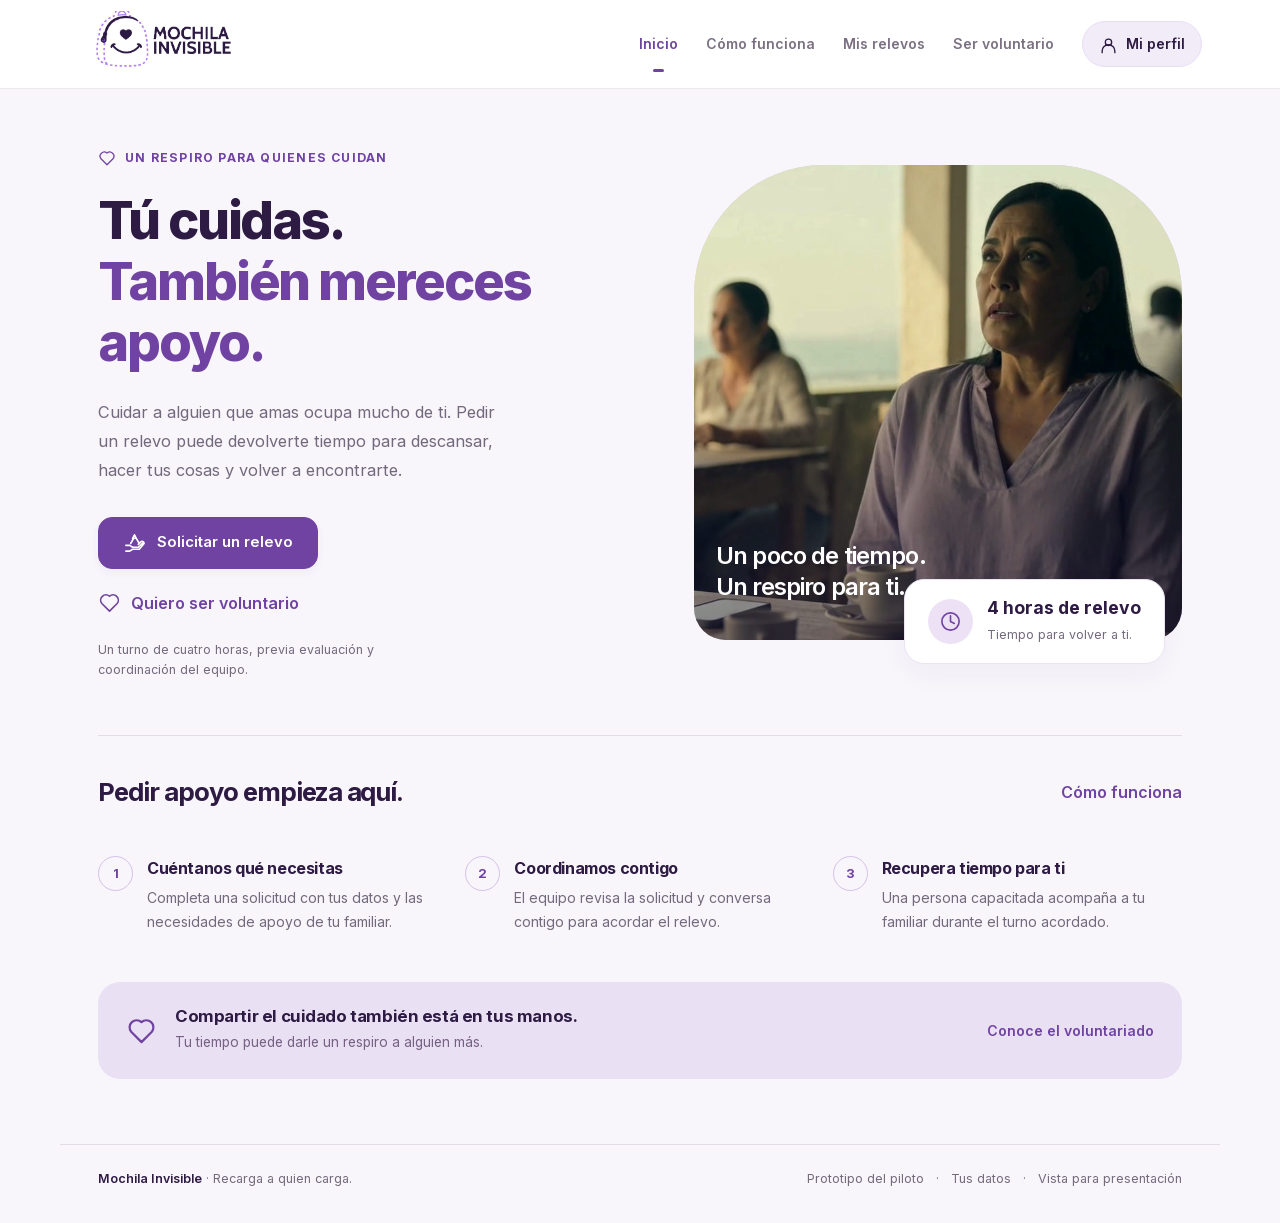
<file: index.html>
<!doctype html>
<html lang="es">
<head>
  <meta charset="utf-8">
  <meta name="viewport" content="width=device-width, initial-scale=1, viewport-fit=cover">
  <meta name="theme-color" content="#6b3f9e">
  <meta name="description" content="Mochila Invisible. Un espacio para pedir un relevo, compartir el cuidado y recuperar tiempo para ti.">
  <title>Mochila Invisible · Un respiro para quienes cuidan</title>
  <link rel="stylesheet" href="styles.css">
  <script src="config.js" defer></script>
  <script src="app.js" defer></script>
</head>
<body>
  <a class="skip-link" href="#main">Ir al contenido</a>
  <header class="header">
    <div class="header-inner">
      <button class="icon-button menu-button" id="menu-button" aria-label="Abrir menú" aria-expanded="false" aria-controls="site-menu" data-action="menu"></button>
      <a class="brand" href="#inicio" aria-label="Mochila Invisible, inicio"><span class="brand-art" role="img" aria-label="Mochila Invisible"></span></a>
      <nav class="desktop-nav" aria-label="Navegación principal">
        <a href="#inicio" data-route="inicio">Inicio</a>
        <a href="#como-funciona" data-route="como-funciona">Cómo funciona</a>
        <a href="#mis-relevos" data-route="mis-relevos">Mis relevos</a>
        <a href="#voluntariado" data-route="voluntariado">Ser voluntario</a>
      </nav>
      <a class="profile-button" href="#perfil" aria-label="Mi perfil"><span data-icon="user"></span><span class="profile-label">Mi perfil</span></a>
    </div>
    <nav id="site-menu" class="site-menu" aria-label="Menú" hidden>
      <a href="#como-funciona">Cómo funciona</a><a href="#solicitar">Solicitar un relevo</a>
      <a href="#voluntariado">Ser voluntario</a><a href="#mis-relevos">Mis relevos</a>
      <a href="#perfil">Mi perfil y preferencias</a><a href="#sobre-el-piloto">Sobre el piloto</a>
    </nav>
  </header>
  <main id="main" tabindex="-1"></main>
  <footer class="footer">
    <p><strong>Mochila Invisible</strong> · Recarga a quien carga.</p>
    <div><a href="#sobre-el-piloto">Prototipo del piloto</a><span>·</span><a href="#privacidad">Tus datos</a><span>·</span><a href="materiales.html">Vista para presentación</a></div>
  </footer>
  <nav class="bottom-nav" aria-label="Navegación móvil">
    <a href="#inicio" data-route="inicio"><span data-icon="home"></span><span>Inicio</span></a>
    <a href="#mis-relevos" data-route="mis-relevos"><span data-icon="exchange"></span><span>Mis relevos</span></a>
    <a href="#perfil" data-route="perfil"><span data-icon="user"></span><span>Mi perfil</span></a>
  </nav>
  <div id="toast" class="toast" role="status" aria-live="polite" hidden></div>
  <dialog id="confirmation" class="dialog">
    <h2 id="confirmation-title">¿Continuar?</h2><p id="confirmation-copy"></p>
    <div class="button-row"><button class="button secondary" id="confirmation-cancel">Volver</button><button class="button" id="confirmation-accept">Confirmar</button></div>
  </dialog>
  <noscript><p class="noscript">Activa JavaScript para probar los formularios y el seguimiento de solicitudes.</p></noscript>
</body>
</html>
</file>
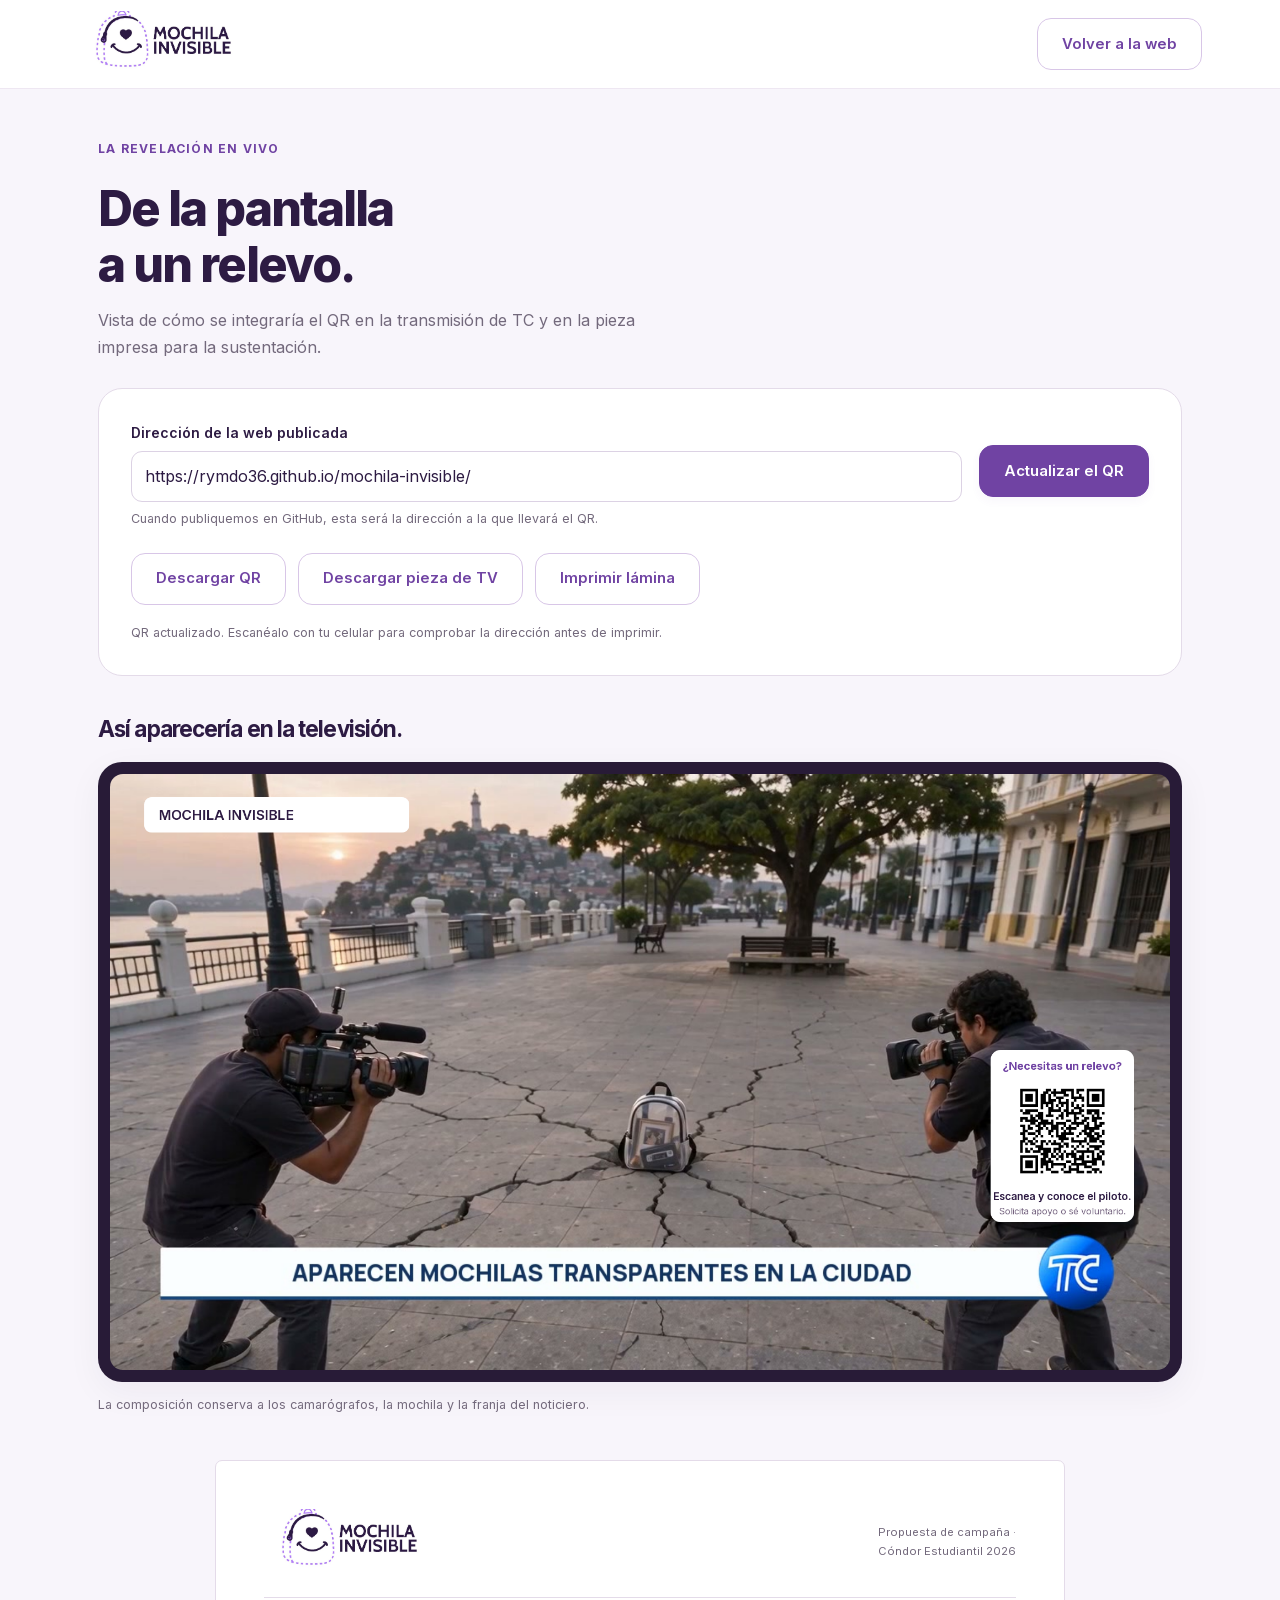
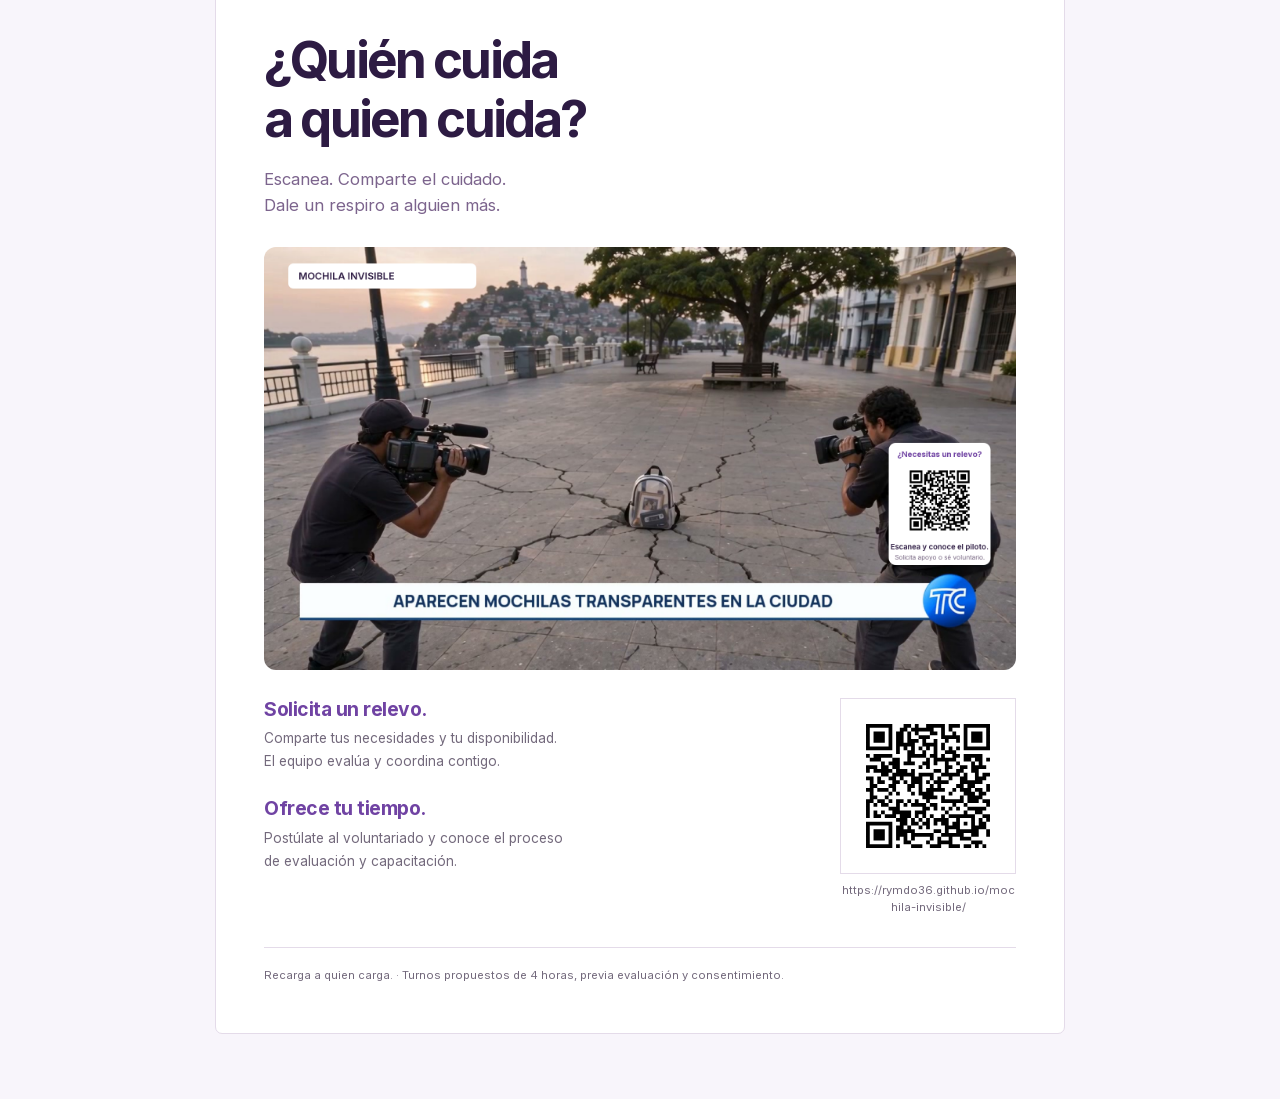
<file: materiales.html>
<!doctype html>
<html lang="es">
<head>
  <meta charset="utf-8"><meta name="viewport" content="width=device-width,initial-scale=1">
  <meta name="theme-color" content="#7043a3"><title>Mochila Invisible · QR en televisión</title>
  <link rel="stylesheet" href="styles.css"><link rel="stylesheet" href="materiales.css">
  <script src="config.js" defer></script><script src="vendor/qrcode.min.js" defer></script><script src="assets/noticiero-data.js" defer></script><script src="materiales.js" defer></script>
</head>
<body class="materials-body">
  <header class="header"><div class="header-inner"><a class="brand" href="index.html"><span class="brand-art" role="img" aria-label="Mochila Invisible"></span></a><a class="button secondary" href="index.html">Volver a la web</a></div></header>
  <main class="page materials-page"><div class="page-intro"><div class="eyebrow">La revelación en vivo</div><h1>De la pantalla<br>a un relevo.</h1><p>Vista de cómo se integraría el QR en la transmisión de TC y en la pieza impresa para la sustentación.</p></div>
    <section class="panel qr-controls"><form id="qr-form"><div class="field"><label for="public-url">Dirección de la web publicada</label><input type="url" id="public-url" name="public-url" placeholder="https://tu-usuario.github.io/mochila-invisible/" required autocomplete="url"><small>Cuando publiquemos en GitHub, esta será la dirección a la que llevará el QR.</small></div><button class="button" type="submit">Actualizar el QR</button></form><p class="validation" id="qr-error" role="alert" hidden></p><div class="button-row"><button id="download-qr" class="button secondary" disabled>Descargar QR</button><button id="download-tv" class="button secondary" disabled>Descargar pieza de TV</button><button id="print-sheet" class="button secondary">Imprimir lámina</button></div><p class="input-hint" id="qr-status" role="status">El QR definitivo estará disponible al configurar la dirección publicada.</p></section>
    <section class="television-preview"><h2>Así aparecería en la televisión.</h2><div class="tv-wrapper"><canvas id="tv-preview" width="1920" height="1080" aria-label="Muestra de la cobertura de TC con un recuadro para escanear el QR"></canvas></div><p class="input-hint">La composición conserva a los camarógrafos, la mochila y la franja del noticiero.</p></section>
    <section class="print-sheet" id="print-sheet-content"><div class="sheet-brand"><span class="brand-art" role="img" aria-label="Mochila Invisible"></span><span>Propuesta de campaña · Cóndor Estudiantil 2026</span></div><h2>¿Quién cuida<br>a quien cuida?</h2><p class="sheet-lead">Escanea. Comparte el cuidado.<br>Dale un respiro a alguien más.</p><img id="tv-print" alt="Aplicación del QR en la cobertura propuesta de TC Televisión"><div class="sheet-bottom"><div><h3>Solicita un relevo.</h3><p>Comparte tus necesidades y tu disponibilidad.<br>El equipo evalúa y coordina contigo.</p><h3 style="margin-top:24px">Ofrece tu tiempo.</h3><p>Postúlate al voluntariado y conoce el proceso<br>de evaluación y capacitación.</p></div><div class="print-qr"><div id="qr-print"></div><p id="qr-url">QR pendiente de publicación</p></div></div><p class="sheet-foot">Recarga a quien carga. · Turnos propuestos de 4 horas, previa evaluación y consentimiento.</p></section>
  </main>
</body>
</html>
</file>
<file: styles.css>
@font-face{font-family:Inter;src:url('assets/inter-400.woff2') format('woff2');font-weight:400;font-display:swap}
@font-face{font-family:Inter;src:url('assets/inter-600.woff2') format('woff2');font-weight:600;font-display:swap}
@font-face{font-family:Inter;src:url('assets/inter-700.woff2') format('woff2');font-weight:700;font-display:swap}
@font-face{font-family:Inter;src:url('assets/inter-800.woff2') format('woff2');font-weight:800;font-display:swap}
:root{--ink:#2d1b43;--purple:#7043a3;--deep:#4e2c77;--lavender:#ece1f5;--pale:#f8f5fb;--muted:#73697c;--line:#e4dbe9;--white:#fff;--cream:#f7edda;--success:#396b59;--radius:24px;color-scheme:light}
*{box-sizing:border-box}html{scroll-behavior:smooth;scroll-padding-top:90px}body{margin:0;color:var(--ink);background:var(--pale);font-family:Inter,Arial,sans-serif;font-size:16px;line-height:1.65;-webkit-font-smoothing:antialiased}button,input,select,textarea{font:inherit}button,a,input,select,textarea{-webkit-tap-highlight-color:transparent}button,a{touch-action:manipulation}button{cursor:pointer}a{color:inherit}button:disabled{cursor:not-allowed;opacity:.45}a,button{outline-offset:5px}a:focus-visible,button:focus-visible,input:focus-visible,select:focus-visible,textarea:focus-visible{outline:3px solid #ad83d5;outline-offset:3px}button{color:inherit}svg.icon{width:23px;height:23px;stroke:currentColor;fill:none;stroke-width:1.7;stroke-linecap:round;stroke-linejoin:round;vertical-align:middle;flex-shrink:0}h1,h2,h3,p{margin:0}h1,h2,h3{line-height:1.16;letter-spacing:-.04em}h1{font-size:clamp(2.4rem,4.6vw,4.3rem);font-weight:800}h2{font-size:clamp(1.65rem,2.8vw,2.2rem);font-weight:700}h3{font-size:1.15rem;letter-spacing:-.025em}p+p{margin-top:14px}img{max-width:100%;display:block}small{font-size:.875rem}.skip-link{position:fixed;top:-100px;left:15px;z-index:80;padding:12px;background:white}.skip-link:focus{top:10px}.header{background:#ffffffed;border-bottom:1px solid #eee7f2;position:sticky;top:0;z-index:30;backdrop-filter:blur(18px)}.header-inner{height:88px;max-width:1200px;margin:auto;padding:0 38px;display:flex;align-items:center;gap:28px}.brand{display:flex;align-items:center;text-decoration:none;margin-right:auto}.brand-art{display:block;background:url('assets/logo-variantes.png') no-repeat 50% 0;background-size:100% auto;width:178px;height:66px;mix-blend-mode:multiply}.desktop-nav{display:flex;gap:28px;align-items:center;font-size:.875rem;font-weight:600}.desktop-nav a{text-decoration:none;color:#7b7182;position:relative;padding:31px 0}.desktop-nav a.active{color:var(--purple)}.desktop-nav a.active:after{content:'';position:absolute;bottom:15px;left:35%;right:35%;height:3px;border-radius:3px;background:var(--purple)}.profile-button{display:flex;align-items:center;gap:8px;background:#f2ebf8;border:1px solid #e9ddf3;border-radius:30px;padding:10px 16px;text-decoration:none;font-size:.875rem;font-weight:600}.profile-button svg{width:19px;height:19px}.icon-button{border:1px solid var(--line);background:var(--white);width:46px;height:46px;border-radius:50%;display:inline-flex;align-items:center;justify-content:center;text-decoration:none}.menu-button{display:none}.site-menu{position:absolute;top:100%;left:18px;right:18px;max-width:360px;background:white;border:1px solid var(--line);border-radius:18px;padding:10px;box-shadow:0 14px 40px #2d1b431a}.site-menu a{display:block;padding:12px 16px;border-radius:10px;text-decoration:none;font-weight:600}.site-menu a:hover{background:var(--pale)}main{min-height:70vh}.page{max-width:1160px;padding:50px 38px 65px;margin:auto;animation:appear .25s ease}.hero{display:grid;grid-template-columns:1.06fr 1fr;align-items:center;gap:62px;padding:3px 0 55px}.eyebrow{display:flex;align-items:center;gap:9px;color:var(--purple);font-size:.76rem;font-weight:700;letter-spacing:.10em;text-transform:uppercase;margin-bottom:22px}.eyebrow svg{width:18px;height:18px}.hero h1{max-width:550px}.hero h1 span{color:var(--purple)}.hero-copy>p{color:var(--muted);font-size:1.02rem;max-width:410px;margin-top:25px;line-height:1.8}.hero-actions{margin-top:31px;display:flex;flex-direction:column;align-items:flex-start;gap:13px}.button{display:inline-flex;align-items:center;justify-content:center;gap:11px;min-height:52px;padding:13px 24px;border-radius:14px;border:1px solid var(--purple);background:var(--purple);color:white;text-decoration:none;font-weight:600;font-size:.93rem;line-height:1.4;transition:background .15s,transform .15s;box-shadow:0 4px 10px #7043a30c}.button:hover{background:var(--deep);border-color:var(--deep);transform:translateY(-1px)}.button.secondary{color:var(--purple);background:transparent;border-color:#d8c6e7;box-shadow:none}.button.secondary:hover{background:var(--lavender)}.button.cream{background:var(--cream);color:var(--deep);border-color:var(--cream)}.text-button{border:0;background:transparent;color:var(--purple);text-decoration:underline;text-underline-offset:4px;padding:8px 0;font-size:.93rem;font-weight:600}.link-button{color:var(--purple);font-weight:600;text-decoration:none;padding:8px 0;display:inline-flex;align-items:center;gap:10px}.hero-note{font-size:.78rem!important;line-height:1.6!important;color:var(--muted)!important;margin-top:16px!important;max-width:320px!important}.hero-visual{position:relative;padding-bottom:24px}.hero-image{height:470px;position:relative;border-radius:130px 130px 32px 32px;overflow:hidden;background:#d8c9e6}.hero-image img{width:100%;height:100%;object-fit:cover;object-position:68% 50%}.hero-image:after{content:'';position:absolute;inset:0;background:linear-gradient(0deg,#2d1b4366,transparent 60%)}.hero-caption{position:absolute;left:30px;bottom:61px;color:white;max-width:220px;font-size:1.5rem;font-weight:600;line-height:1.3;letter-spacing:-.035em}.hours-tag{position:absolute;bottom:0;right:17px;display:flex;gap:14px;align-items:center;background:#fff;box-shadow:0 10px 28px #4025550b;border:1px solid #ebe3f2;border-radius:20px;padding:16px 23px}.hours-tag>span:first-child{width:45px;height:45px;border-radius:50%;display:grid;place-items:center;background:var(--lavender);color:var(--purple)}.hours-tag strong{font-size:1.1rem;display:block;line-height:1.4}.hours-tag small{color:var(--muted);font-size:.78rem}.section-line{display:flex;align-items:center;justify-content:space-between;gap:20px;margin-bottom:25px}.section-line h2{font-size:1.6rem}.process{border-top:1px solid var(--line);padding-top:35px}.process-grid{display:grid;grid-template-columns:repeat(3,1fr);gap:18px}.process-item{display:flex;gap:14px;padding:18px 13px 18px 0}.step-number{width:35px;height:35px;display:grid;place-items:center;border:1px solid #d5c2e5;border-radius:50%;color:var(--purple);font-size:.8rem;font-weight:700;flex-shrink:0}.process-item h3{font-size:1rem;margin:3px 0 8px}.process-item p{font-size:.875rem;line-height:1.7;color:var(--muted)}.help-strip{display:flex;gap:18px;align-items:center;background:#eae0f4;border-radius:22px;padding:25px 28px;margin-top:30px}.help-strip>svg{color:var(--purple);width:31px;height:31px}.help-strip h3{font-size:1.05rem;margin-bottom:5px}.help-strip p{font-size:.86rem;color:#756182}.help-strip .link-button{margin-left:auto;white-space:nowrap;font-size:.88rem}.footer{max-width:1160px;margin:0 auto;padding:24px 38px 34px;border-top:1px solid var(--line);color:var(--muted);font-size:.78rem;display:flex;justify-content:space-between;gap:14px}.footer strong{color:var(--ink);font-weight:600}.footer>div{display:flex;gap:12px;flex-wrap:wrap}.footer a{text-decoration:none}.bottom-nav{display:none}.page-intro{max-width:700px;margin:0 0 28px}.page-intro h1{font-size:clamp(2rem,3.9vw,3rem)}.page-intro>p{color:var(--muted);margin-top:15px;max-width:590px}.back{margin-bottom:23px;display:inline-flex;align-items:center;gap:9px;color:var(--muted);text-decoration:none;font-size:.875rem}.back svg{width:17px;height:17px}.work-grid{display:grid;grid-template-columns:minmax(0,1fr) 300px;gap:27px;align-items:start}.panel{padding:32px;background:white;border:1px solid var(--line);border-radius:var(--radius)}.panel+.panel{margin-top:20px}.panel h2{font-size:1.5rem;margin-bottom:12px}.panel>p{color:var(--muted)}.side-panel{border-radius:22px;background:var(--lavender);padding:27px}.side-panel h3{font-size:1.1rem;line-height:1.4;margin-bottom:16px}.side-panel p,.side-panel li{font-size:.875rem;line-height:1.7;color:#6b587c}.side-panel ul{padding-left:20px;margin:14px 0}.side-panel .icon{margin-bottom:17px;color:var(--purple);width:32px;height:32px}.side-panel small{display:block;font-size:.78rem;margin-top:18px;color:#6b587c}.form-heading{font-size:1.5rem;margin:24px 0 8px}.form-description{font-size:.9rem;color:var(--muted);margin-bottom:25px}.progress-meta{display:flex;align-items:center;justify-content:space-between;font-size:.78rem;font-weight:600;color:var(--purple);margin-bottom:12px}.progress-track{display:flex;gap:6px}.progress-track span{height:5px;border-radius:5px;background:#eee6f3;flex:1}.progress-track span.done{background:var(--purple)}.field-grid{display:grid;grid-template-columns:1fr 1fr;gap:19px}.field{display:flex;flex-direction:column;gap:7px;margin-bottom:21px}.field-grid .field{margin-bottom:0}.field label,.field-title,legend{font-size:.875rem;font-weight:600;color:var(--ink)}.required{color:var(--purple)}.field input,.field select,.field textarea{width:100%;min-width:0;min-height:49px;border:1px solid #dcd2e4;border-radius:11px;padding:11px 13px;color:var(--ink);background:#fff;font-size:1rem;outline-offset:2px}.field input:hover,.field select:hover,.field textarea:hover{border-color:#ac8bc5}.field input:focus,.field select:focus,.field textarea:focus{border-color:var(--purple)}.field input::placeholder,.field textarea::placeholder{color:#a499ab;font-size:.9rem}.field textarea{resize:vertical;min-height:90px}.field select{appearance:none;background-image:url("data:image/svg+xml,%3Csvg xmlns='http://www.w3.org/2000/svg' width='16' height='16' viewBox='0 0 24 24' fill='none' stroke='%237043a3' stroke-width='2'%3E%3Cpath d='m6 9 6 6 6-6'/%3E%3C/svg%3E");background-position:right 14px center;background-repeat:no-repeat;padding-right:38px}.field small,.input-hint{font-size:.78rem;color:var(--muted);line-height:1.6}.field-grid+.field,.field-grid+.field-grid{margin-top:20px}fieldset{border:0;padding:0;margin:0 0 24px;min-width:0}legend{padding:0;margin:0 0 12px}.choice-grid{display:grid;grid-template-columns:1fr 1fr;gap:10px}.choice{position:relative;border:1px solid #e1d5e8;border-radius:12px;padding:13px 13px;display:flex;align-items:center;gap:10px;font-size:.875rem;cursor:pointer;min-height:50px;background:#fff}.choice:has(input:checked){border-color:var(--purple);background:#f3ecfa}.choice:has(input:focus-visible){outline:3px solid #ad83d5;outline-offset:2px}input[type=checkbox],input[type=radio]{accent-color:var(--purple);width:18px;height:18px;flex-shrink:0;margin:0}.consent{display:flex;align-items:flex-start;gap:11px;font-size:.875rem;line-height:1.65;margin:18px 0}.consent input{margin-top:4px}.consent a{color:var(--purple)}.form-actions{display:flex;justify-content:space-between;align-items:center;gap:12px;margin-top:29px;padding-top:23px;border-top:1px solid var(--line)}.demo-notice{display:flex;align-items:flex-start;gap:9px;padding:13px 16px;border-radius:12px;background:#f7f2fb;color:#79648a;font-size:.78rem;line-height:1.7;margin-bottom:23px}.demo-notice svg{width:17px;height:17px;margin-top:3px;flex-shrink:0}.validation{color:#a23d56;font-size:.875rem;padding:12px 15px;border:1px solid #edc8d1;background:#fff7f9;border-radius:10px;margin-bottom:16px}.review-group{border-bottom:1px solid var(--line);padding:18px 0}.review-group:first-of-type{padding-top:0}.review-heading{display:flex;align-items:center;justify-content:space-between;margin-bottom:11px}.review-heading h3{font-size:1rem}.review-heading button{font-size:.8rem;padding:0}.review-list{display:grid;grid-template-columns:140px 1fr;gap:9px;font-size:.875rem}.review-list dt{color:var(--muted)}.review-list dd{margin:0;overflow-wrap:anywhere}.summary-check{background:var(--pale);padding:15px;border-radius:12px;font-size:.875rem;color:var(--muted);margin-top:20px}.success-top{display:flex;gap:18px;align-items:center;margin-bottom:24px}.success-icon{display:grid;place-items:center;width:65px;height:65px;border-radius:50%;background:#e9f1ec;color:var(--success);flex-shrink:0}.success-icon svg{width:28px;height:28px}.status-tag{display:inline-flex;align-items:center;gap:7px;padding:6px 11px;border-radius:8px;background:var(--cream);color:#7a5b2a;font-size:.75rem;font-weight:600}.status-tag.success{background:#edf3ee;color:var(--success)}.timeline{list-style:none;margin:26px 0;padding:0}.timeline li{position:relative;display:flex;gap:15px;padding:0 0 24px;align-items:flex-start}.timeline li:before{content:'';position:absolute;left:16px;top:35px;bottom:4px;width:1px;background:#e0d6e9}.timeline li:last-child:before{display:none}.timeline li:last-child{padding-bottom:0}.timeline-symbol{height:34px;width:34px;border:1px solid #d4c3e2;border-radius:50%;display:grid;place-items:center;flex-shrink:0;background:white;color:#9782a9;font-size:.8rem;font-weight:600}.timeline li.done .timeline-symbol{background:var(--purple);color:white;border-color:var(--purple)}.timeline li.current .timeline-symbol{border-color:var(--purple);color:var(--purple);background:#f2eafb}.timeline li h3{font-size:.93rem;margin:5px 0}.timeline li p{color:var(--muted);font-size:.82rem;line-height:1.6}.request-card{display:block;background:white;border:1px solid var(--line);border-radius:22px;padding:25px;margin-bottom:15px;text-decoration:none}.request-top{display:flex;justify-content:space-between;gap:15px;margin-bottom:16px}.request-card h3{margin-bottom:9px}.request-card p{font-size:.875rem;color:var(--muted)}.request-card .date{font-size:.75rem;color:#978a9f}.empty{text-align:center;padding:56px 25px}.empty .icon{width:44px;height:44px;color:var(--purple);margin-bottom:22px}.empty h2{font-size:1.6rem}.empty p{color:var(--muted);font-size:.9rem;max-width:390px;margin:16px auto 25px}.tabs{display:flex;gap:7px;background:#ede6f4;border-radius:13px;padding:5px;margin-bottom:25px}.tabs button{flex:1;border:0;border-radius:9px;padding:11px 7px;background:transparent;color:#776487;font-size:.875rem;font-weight:600}.tabs button.active{background:white;color:var(--purple);box-shadow:0 2px 6px #2d1b4308}.profile-intro{display:flex;gap:16px;align-items:center;margin-bottom:25px}.avatar{display:grid;place-items:center;background:var(--lavender);color:var(--purple);width:60px;height:60px;border-radius:50%;font-size:1.3rem;font-weight:700;flex-shrink:0}.profile-intro p{color:var(--muted);font-size:.85rem;overflow-wrap:anywhere}.setting-row{display:flex;align-items:center;justify-content:space-between;gap:22px;padding:17px 0;border-top:1px solid var(--line)}.setting-row label{font-size:.875rem;font-weight:600}.setting-row small{display:block;color:var(--muted);font-size:.78rem;font-weight:400}.toggle{width:42px!important;height:24px!important;appearance:none;position:relative;background:#dcd1e6;border-radius:20px;border:0;cursor:pointer;transition:background .15s}.toggle:before{content:'';position:absolute;top:3px;left:3px;width:18px;height:18px;background:white;border-radius:50%;transition:transform .15s}.toggle:checked{background:var(--purple)}.toggle:checked:before{transform:translateX(18px)}.button-row{display:flex;gap:12px;flex-wrap:wrap;margin-top:22px}.muted{color:var(--muted)}.body-copy{color:var(--muted);font-size:.95rem;line-height:1.9}.body-copy h2{color:var(--ink);margin:30px 0 12px}.body-copy h2:first-child{margin-top:0}.body-copy ul{padding-left:22px}.body-copy a{color:var(--purple)}.faq details{border-top:1px solid var(--line);padding:18px 0}.faq summary{font-weight:600;font-size:.93rem;cursor:pointer}.faq details p{font-size:.875rem;margin-top:12px;color:var(--muted)}.intro-banner{background:var(--lavender);padding:26px;border-radius:20px;margin-bottom:25px}.intro-banner h2{font-size:1.5rem;margin-bottom:12px}.intro-banner p{font-size:.9rem;color:#756182}.dialog{border:1px solid var(--line);border-radius:24px;padding:29px;max-width:450px;width:calc(100% - 36px);color:var(--ink)}.dialog::backdrop{background:#21122f7a}.dialog h2{font-size:1.6rem;margin-bottom:15px}.dialog p{font-size:.9rem;color:var(--muted)}.toast{position:fixed;bottom:26px;left:50%;transform:translateX(-50%);background:#30203f;color:#fff;padding:14px 21px;border-radius:15px;max-width:calc(100% - 36px);z-index:100;box-shadow:0 6px 25px #21122f33;font-size:.875rem;text-align:center}.noscript{padding:40px}.loading{padding:40px}.danger{color:#9f3c56}.print-only{display:none}[hidden]{display:none!important}@keyframes appear{from{opacity:0;transform:translateY(6px)}to{opacity:1;transform:translateY(0)}}
@media(min-width:1100px){.hero-visual{padding-left:8px}.hero{padding-top:9px}.hero-image{height:475px}}
@media(max-width:1000px){.header-inner{padding:0 24px;gap:20px}.desktop-nav{gap:19px}.desktop-nav a{font-size:.8rem}.profile-label{display:none}.profile-button{padding:11px}.page{padding-left:26px;padding-right:26px}.hero{gap:32px}.hero-image{height:435px}.work-grid{grid-template-columns:minmax(0,1fr) 260px}.side-panel{padding:23px}.footer{padding-left:26px;padding-right:26px}}
@media(max-width:760px){.header-inner{height:74px;padding:0 20px;gap:13px}.brand-art{width:151px;height:58px}.menu-button{display:inline-flex;width:39px;height:39px;border-color:transparent;background:#f6f1fa}.profile-button{width:39px;height:39px;padding:0;justify-content:center;margin-left:auto}.brand{margin-right:0}.desktop-nav{display:none}.page{padding:30px 22px 37px}.hero{display:flex;flex-direction:column;align-items:stretch;gap:31px;padding:0 0 32px}.hero-copy{max-width:540px}.eyebrow{font-size:.65rem;letter-spacing:.075em;margin-bottom:17px;gap:7px}.hero h1{font-size:clamp(2.55rem,9vw,3.9rem);letter-spacing:-.055em;line-height:1.1;max-width:500px}.hero-copy>p{font-size:.91rem;margin-top:21px;max-width:430px}.hero-actions{margin-top:23px;gap:8px;align-items:stretch;max-width:450px}.hero-actions .button{min-height:54px}.hero-actions .link-button{justify-content:center}.hero-note{max-width:410px!important;text-align:center;font-size:.72rem!important;margin-top:10px!important}.hero-visual{max-width:540px;width:100%;margin:auto;padding:0 0 23px}.hero-image{height:300px;border-radius:75px 75px 22px 22px}.hero-image img{object-position:60% 50%}.hero-caption{font-size:1.3rem;bottom:57px;left:23px;max-width:160px}.hours-tag{padding:12px 16px;border-radius:16px;right:13px;gap:11px}.hours-tag>span:first-child{width:38px;height:38px}.hours-tag strong{font-size:.95rem}.hours-tag small{font-size:.7rem}.section-line{margin-bottom:13px;gap:8px}.section-line h2{font-size:1.4rem}.section-line>a{font-size:.78rem}.process{padding-top:26px}.process-grid{grid-template-columns:1fr;gap:0}.process-item{padding:17px 0;border-bottom:1px solid var(--line);gap:15px}.process-item:last-child{border-bottom:0}.process-item h3{font-size:.95rem}.process-item p{font-size:.82rem;max-width:360px}.help-strip{align-items:flex-start;flex-wrap:wrap;margin-top:22px;padding:23px;gap:12px}.help-strip>svg{width:26px;height:26px}.help-strip>div{flex:1}.help-strip h3{font-size:.95rem;line-height:1.35}.help-strip p{font-size:.8rem}.help-strip .link-button{margin-left:38px;font-size:.82rem;padding:0}.footer{padding:22px 22px 110px;flex-direction:column;font-size:.7rem;gap:10px}.footer>div{gap:8px}.bottom-nav{display:flex;justify-content:space-around;align-items:center;position:fixed;bottom:0;left:0;right:0;padding:9px 10px max(9px,env(safe-area-inset-bottom));background:#fffffff5;border-top:1px solid #e7ddef;z-index:35;backdrop-filter:blur(16px)}.bottom-nav a{display:flex;flex-direction:column;align-items:center;gap:3px;min-width:86px;min-height:47px;text-decoration:none;font-size:.66rem;font-weight:600;color:#93839f}.bottom-nav a.active{color:var(--purple)}.bottom-nav a.active>span:first-child{background:#f1e6fb;border-radius:12px}.bottom-nav a>span:first-child{padding:3px 17px;display:flex;align-items:center;justify-content:center}.bottom-nav svg{width:22px;height:22px}.work-grid{grid-template-columns:1fr}.side-panel{order:2}.panel{padding:24px 21px;border-radius:20px}.page-intro{margin-bottom:22px}.page-intro h1{font-size:2.15rem}.page-intro>p{font-size:.88rem}.back{margin-bottom:19px;font-size:.8rem}.field-grid{grid-template-columns:1fr;gap:18px}.choice-grid{gap:9px}.choice{font-size:.8rem;padding:12px 10px}.form-actions{gap:14px}.form-actions .button{padding-left:18px;padding-right:18px;min-height:48px}.form-actions>span{font-size:.7rem}.form-heading{font-size:1.4rem}.form-description{font-size:.83rem}.demo-notice{padding:12px 13px;font-size:.72rem}.side-panel{display:none}.review-list{grid-template-columns:115px 1fr;font-size:.8rem;gap:9px}.success-top{gap:13px;align-items:flex-start}.success-top h2{font-size:1.5rem}.success-icon{width:47px;height:47px}.request-card{padding:21px}.request-top{gap:7px}.status-tag{font-size:.68rem}.intro-banner{padding:23px}.toast{bottom:89px;min-width:250px}.button-row .button{flex:1}.empty{padding:36px 12px}.form-description+.field-grid{margin-top:20px}}
@media(prefers-reduced-motion:reduce){html{scroll-behavior:auto}*{animation:none!important;transition:none!important}}
.hero h1{font-size:clamp(2.4rem,4.1vw,3.55rem)}
@media(max-width:760px){.hero h1{font-size:clamp(2.55rem,9vw,3.9rem)}}
main:focus{outline:none}
@media print{.header,.footer,.bottom-nav,.form-actions,.back,.toast{display:none!important}.page{padding:0;max-width:none}.panel{border:0}.print-only{display:block}body{background:#fff}}
</file>
<file: materiales.css>
.materials-page{max-width:1160px}.qr-controls{margin-bottom:40px}.qr-controls form{display:flex;gap:17px;align-items:center}.qr-controls .field{flex:1;margin:0}.qr-controls form>.button{margin-bottom:7px;white-space:nowrap}.qr-controls .input-hint{margin-top:18px}.qr-controls .button-row{margin-top:24px}.television-preview h2{font-size:1.4rem;margin-bottom:20px}.tv-wrapper{padding:12px;background:#281b37;border-radius:24px;box-shadow:0 10px 35px #2916420d}.tv-wrapper canvas{display:block;width:100%;height:auto;border-radius:13px}.television-preview>.input-hint{margin-top:13px}.print-sheet{margin:45px auto 0;background:#fff;max-width:850px;padding:48px;border:1px solid var(--line);border-radius:7px}.sheet-brand{display:flex;align-items:center;justify-content:space-between;gap:20px;border-bottom:1px solid var(--line);padding-bottom:22px}.sheet-brand>span:last-child{font-size:.7rem;color:var(--muted);max-width:150px;text-align:right}.print-sheet h2{font-size:3.2rem;margin:32px 0 17px;letter-spacing:-.055em}.sheet-lead{font-size:1.04rem;color:#7c648d;line-height:1.6}.print-sheet>img{width:100%;height:auto;border-radius:12px;margin:28px 0}.sheet-bottom{display:flex;justify-content:space-between;gap:20px;align-items:flex-start}.sheet-bottom h3{font-size:1.2rem;color:var(--purple);margin-bottom:7px}.sheet-bottom p{font-size:.85rem;line-height:1.7;color:var(--muted)}.print-qr{width:176px;flex-shrink:0;text-align:center}.print-qr>div{width:176px;height:176px;background:#fff;border:1px solid var(--line);display:flex;align-items:center;justify-content:center;padding:10px}.print-qr svg{display:block;width:100%;height:100%}.print-qr p{font-size:.7rem;overflow-wrap:anywhere;line-height:1.5;margin-top:8px}.sheet-foot{border-top:1px solid var(--line);margin-top:32px;padding-top:18px;font-size:.7rem;color:var(--muted)}.qr-pending{font-size:.8rem;text-align:center;color:#8d789f;line-height:1.6;padding:17px}
@media(max-width:760px){.materials-page{padding:30px 18px}.qr-controls{padding:22px 18px}.qr-controls form{flex-direction:column;align-items:stretch}.qr-controls .button-row{gap:8px}.qr-controls .button-row .button{flex-basis:100%;font-size:.8rem}.print-sheet{padding:24px 20px;margin-top:28px}.print-sheet h2{font-size:2.3rem}.sheet-brand .brand-art{width:130px;height:51px}.sheet-brand>span:last-child{font-size:.62rem}.sheet-bottom{flex-direction:column}.print-qr{align-self:center}.tv-wrapper{padding:6px;border-radius:13px}.tv-wrapper canvas{border-radius:8px}.materials-body .header-inner{gap:12px}.materials-body .header .button{font-size:.75rem;padding:8px 12px;min-height:39px}}
@page{size:A4 portrait;margin:12mm}
@media print{body.materials-body{background:white}.materials-page{padding:0!important;max-width:none}.header,.page-intro,.qr-controls,.television-preview{display:none!important}.print-sheet{margin:0;padding:12px;border:0;border-radius:0;max-width:none;break-inside:avoid}.print-sheet h2{font-size:39pt;margin-top:20px}.print-sheet .brand-art{print-color-adjust:exact;-webkit-print-color-adjust:exact}.sheet-brand{padding-bottom:15px}.sheet-bottom{flex-direction:row}.print-qr{align-self:flex-start}.sheet-bottom p{font-size:10pt}.sheet-foot{font-size:8pt}.print-sheet>img{margin-top:20px;margin-bottom:23px}}
@media print{.print-sheet h2{font-size:32pt;line-height:1.05;margin-top:16px;margin-bottom:12px}.sheet-lead{font-size:11pt;line-height:1.5}.print-sheet>img{max-height:300px;object-fit:contain;margin:18px 0}.sheet-bottom h3{font-size:14pt;margin-top:14px!important}.sheet-bottom p{font-size:9pt;line-height:1.5}.print-qr{width:135px}.print-qr>div{width:135px;height:135px}.print-qr p{font-size:7pt}.sheet-foot{font-size:7pt;margin-top:22px;padding-top:12px}}
</file>
